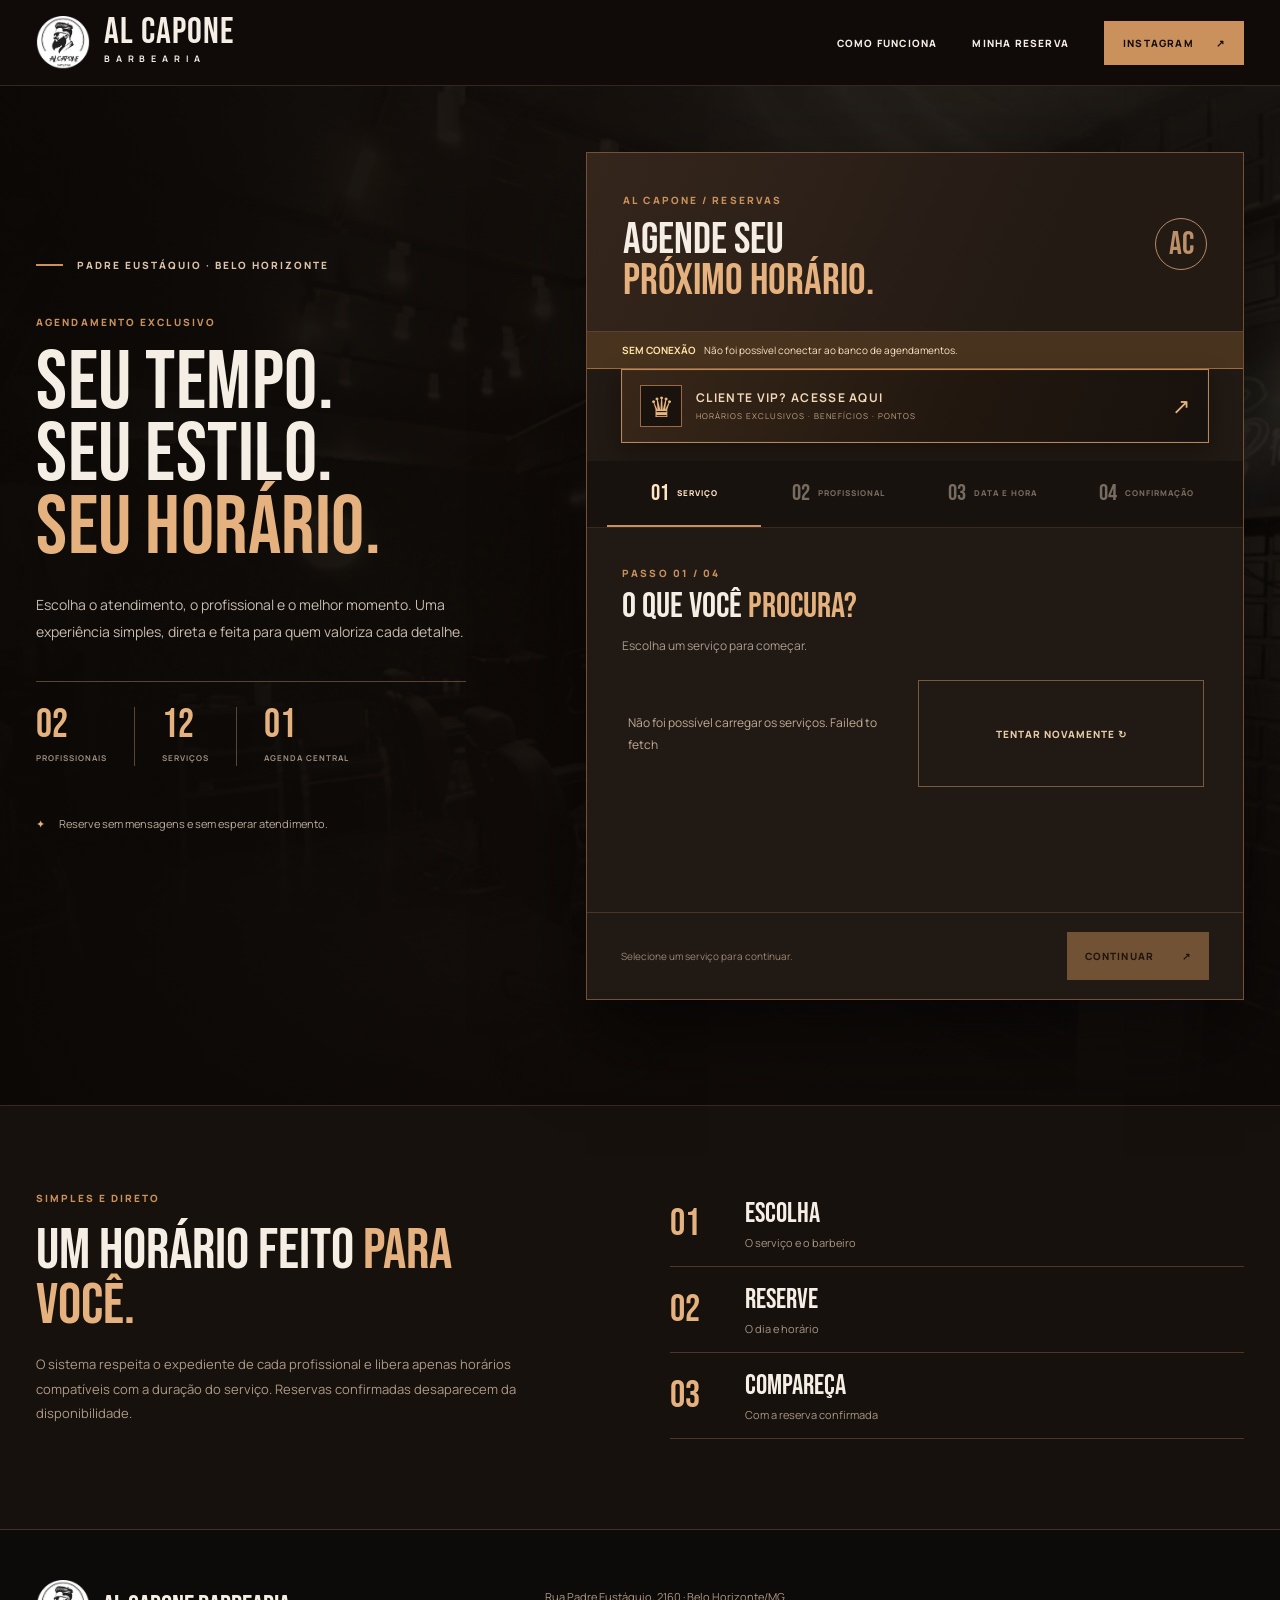
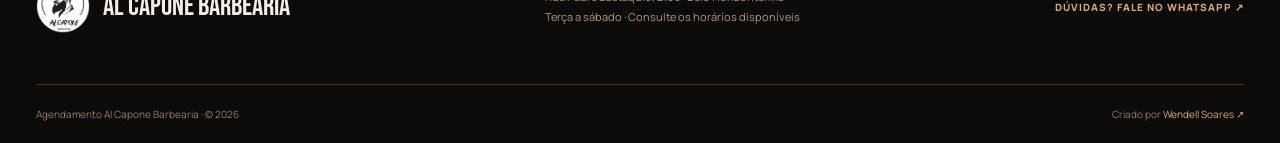
<file: index.html>
<!doctype html>
<html lang="pt-BR">
<head>
  <meta charset="utf-8"><meta name="viewport" content="width=device-width,initial-scale=1">
  <meta name="theme-color" content="#17110d"><meta name="description" content="Agendamento exclusivo da Al Capone Barbearia. Escolha seu serviço, profissional e horário.">
  <title>Agendamento | Al Capone Barbearia</title>
  <link rel="preconnect" href="https://fonts.googleapis.com"><link rel="preconnect" href="https://fonts.gstatic.com" crossorigin>
  <link href="https://fonts.googleapis.com/css2?family=Bebas+Neue&family=Manrope:wght@400;500;600;700;800&display=swap" rel="stylesheet">
  <link rel="stylesheet" href="style.css?v=vip-relacionamento-1">
</head>
<body>
  <header class="topbar">
    <div class="wrap topbar-inner">
      <a href="https://dellsoares.github.io/alcapone/" class="brand" aria-label="Voltar ao site Al Capone"><img src="assets/logo.png" alt="Logo Al Capone" width="58" height="58"><span>AL CAPONE <small>BARBEARIA</small></span></a>
      <nav aria-label="Navegação"><a class="top-link" href="#como-funciona">COMO FUNCIONA</a><a class="top-link" href="minha.html">MINHA RESERVA</a><a class="top-cta" href="https://www.instagram.com/al_capone_barbearia" target="_blank" rel="noopener noreferrer">INSTAGRAM <span>↗</span></a></nav>
    </div>
  </header>
  <main>
    <section class="booking-hero">
      <div class="hero-image" aria-hidden="true"></div><div class="hero-mask" aria-hidden="true"></div>
      <div class="wrap hero-layout">
        <div class="hero-copy">
          <div class="eyebrow"><span></span> PADRE EUSTÁQUIO · BELO HORIZONTE</div>
          <p class="micro">AGENDAMENTO EXCLUSIVO</p>
          <h1>SEU TEMPO.<br>SEU ESTILO.<br><em>SEU HORÁRIO.</em></h1>
          <p class="hero-desc">Escolha o atendimento, o profissional e o melhor momento. Uma experiência simples, direta e feita para quem valoriza cada detalhe.</p>
          <div class="hero-proof"><div><strong>02</strong><span>PROFISSIONAIS</span></div><div><strong>12</strong><span>SERVIÇOS</span></div><div><strong>01</strong><span>AGENDA CENTRAL</span></div></div>
          <div class="hero-note"><i>✦</i> Reserve sem mensagens e sem esperar atendimento.</div>
        </div>
        <div class="booking-shell" id="formulario">
          <div class="shell-header"><div><span class="micro">AL CAPONE / RESERVAS</span><h2>AGENDE SEU<br><em>PRÓXIMO HORÁRIO.</em></h2></div><div class="shell-mark">AC</div></div>
          <div class="demo-banner" id="demoBanner" hidden><strong>SEM CONEXÃO</strong><span>Não foi possível conectar ao banco de agendamentos.</span></div>
          <button id="vipToggle" class="vip-hero-cta" type="button" aria-haspopup="dialog" aria-controls="vipDialog">
            <span class="vip-hero-crown" aria-hidden="true">♛</span>
            <span class="vip-hero-copy"><strong id="vipToggleTitle">CLIENTE VIP? ACESSE AQUI</strong><small id="vipToggleText">HORÁRIOS EXCLUSIVOS · BENEFÍCIOS · PONTOS</small></span>
            <span class="vip-hero-arrow" aria-hidden="true">↗</span>
          </button>
          <dialog id="vipDialog" class="vip-dialog" aria-labelledby="vipDialogTitle">
            <div class="vip-dialog-inner">
              <div class="vip-dialog-heading">
                <div><span class="micro">AL CAPONE EXCLUSIVE</span><h2 id="vipDialogTitle">ÁREA <em>VIP.</em></h2></div>
                <button id="closeVipDialog" class="vip-dialog-close" type="button" aria-label="Fechar acesso VIP">×</button>
              </div>
              <div id="vipAccessPanel" class="vip-access-panel">
                <p>Informe o código individual e o WhatsApp cadastrado para liberar seus benefícios, horários exclusivos e pontuação.</p>
                <div class="vip-entry-grid"><div><label for="vipPhone">WHATSAPP CADASTRADO</label><input id="vipPhone" type="tel" inputmode="tel" autocomplete="tel" maxlength="25" placeholder="(31) 99999-9999"></div><div><label for="vipCode">CÓDIGO VIP</label><input id="vipCode" type="text" maxlength="30" autocapitalize="characters" placeholder="VIP-XXXXXXXX"></div><button id="validateVip" type="button">ACESSAR VIP ↗</button></div>
                <p id="vipMessage" class="vip-message" role="status" aria-live="polite"></p>
                <div id="vipDashboard" class="vip-dashboard" hidden></div>
              </div>
            </div>
          </dialog>
          <ol class="steps" id="steps" aria-label="Etapas da reserva">
            <li class="active" data-step="1"><span>01</span><small>SERVIÇO</small></li>
            <li data-step="2"><span>02</span><small>PROFISSIONAL</small></li>
            <li data-step="3"><span>03</span><small>DATA E HORA</small></li>
            <li data-step="4"><span>04</span><small>CONFIRMAÇÃO</small></li>
          </ol>
          <div class="shell-body">
            <section class="wizard-panel active" data-panel="1">
              <div class="step-heading"><span class="micro">PASSO 01 / 04</span><h3>O QUE VOCÊ <em>PROCURA?</em></h3><p>Escolha um serviço para começar.</p></div>
              <div id="serviceOptions" class="service-options" aria-label="Serviços disponíveis"></div>
            </section>
            <section class="wizard-panel" data-panel="2">
              <div class="step-heading"><span class="micro">PASSO 02 / 04</span><h3>COM QUEM VAMOS <em>CUIDAR DO SEU ESTILO?</em></h3><p>Selecione o profissional que irá atender você.</p></div>
              <div id="proOptions" class="pro-options"></div>
            </section>
            <section class="wizard-panel" data-panel="3">
              <div class="step-heading"><span class="micro">PASSO 03 / 04</span><h3>RESERVE SEU <em>MELHOR MOMENTO.</em></h3><p>Os horários exibidos refletem a agenda atual do profissional.</p></div>
              <div class="calendar-bar"><div><span class="micro">ESCOLHA O DIA</span><strong id="monthTitle">—</strong></div><div class="calendar-arrows"><button id="datePrev" type="button" aria-label="Datas anteriores"><svg viewBox="0 0 24 24" aria-hidden="true"><path d="m15 18-6-6 6-6"/></svg></button><button id="dateNext" type="button" aria-label="Próximas datas"><svg viewBox="0 0 24 24" aria-hidden="true"><path d="m9 18 6-6-6-6"/></svg></button></div></div>
              <div class="days-strip" id="daysStrip" aria-label="Escolha a data"></div>
              <div class="times-heading"><span class="micro">HORÁRIOS DISPONÍVEIS</span><span id="availabilityMeta">—</span></div>
              <div class="slots-area" id="slotArea" aria-live="polite"><div class="empty-note">Escolha uma data para consultar os horários.</div></div>
            </section>
            <section class="wizard-panel" data-panel="4">
              <div class="step-heading"><span class="micro">PASSO 04 / 04</span><h3>FALTA POUCO PARA <em>CONFIRMAR.</em></h3><p>Confira os detalhes e informe seus dados.</p></div>
              <div class="summary" id="summary"></div>
              <form id="bookingForm" novalidate>
                <label for="clientName">SEU NOME <b>*</b></label><input id="clientName" name="name" autocomplete="name" maxlength="100" required placeholder="Como podemos chamar você?">
                <div class="field-grid"><div><label for="clientPhone">WHATSAPP COM DDD <b>*</b></label><input id="clientPhone" name="phone" type="tel" inputmode="tel" autocomplete="tel" maxlength="25" required placeholder="(31) 99999-9999"></div><div><label for="clientEmail">E-MAIL <small>(OPCIONAL)</small></label><input id="clientEmail" name="email" type="email" autocomplete="email" placeholder="voce@exemplo.com" maxlength="150"></div></div>
                <div class="coupon-entry">
                  <label for="clientCouponCode">CUPOM DE DESCONTO <small>(OPCIONAL)</small></label>
                  <div class="coupon-entry-row"><input id="clientCouponCode" type="text" maxlength="30" autocomplete="off" placeholder="Digite seu código"><button id="applyCoupon" type="button">APLICAR</button></div>
                  <p id="couponMessage" class="coupon-message" role="status" aria-live="polite"></p>
                </div>
                <label for="clientNotes">OBSERVAÇÃO <small>(OPCIONAL)</small></label><textarea id="clientNotes" rows="2" maxlength="400" placeholder="Algo que a equipe deva saber antes do atendimento?"></textarea>
                <label class="consent"><input type="checkbox" id="consent"><span>Concordo com o uso dos meus dados para realizar e administrar esta reserva. Dados usados apenas para a finalidade do agendamento. <b>*</b></span></label>
                <p class="form-error" id="formError" role="alert" hidden></p>
              </form>
            </section>
            <section class="wizard-panel" data-panel="5" id="confirmedPanel">
              <div class="confirmed-ornament">✦</div>
              <span class="micro">RESERVA CONFIRMADA</span><h3>HORÁRIO <em>GARANTIDO.</em></h3>
              <p>Seu agendamento foi registrado na agenda da Al Capone.</p>
              <div class="summary" id="confirmationInfo"></div>
              <div class="confirmation-actions">
                <a id="googleCalendarLink" href="#" class="action-primary" target="_blank" rel="noopener noreferrer">ADICIONAR AO GOOGLE AGENDA <span>↗</span></a>
                <button id="downloadCalendar" type="button" class="action-secondary">SALVAR NA AGENDA DO CELULAR (.ICS)</button>
                <a id="whatsappSummary" href="#" class="action-secondary" target="_blank" rel="noopener noreferrer">ENVIAR RESUMO PARA MEU WHATSAPP ↗</a>
                <a id="manageLink" href="minha.html" class="action-secondary">VER / CANCELAR MINHA RESERVA ↗</a>
                <a href="https://dellsoares.github.io/alcapone/" class="action-secondary">VOLTAR AO SITE AL CAPONE ↗</a>
              </div>
              <p class="soft-note">O arquivo de agenda inclui alertas de 1 hora e 30 minutos antes, quando o aplicativo de calendário aceita esses avisos. No Google Agenda, os alertas também respeitam as notificações configuradas na sua conta. No WhatsApp, confira o resumo e toque em enviar.</p>
              <button id="newBooking" type="button" class="action-secondary">FAZER NOVO AGENDAMENTO ↗</button>
            </section>
          </div>
          <div class="shell-footer" id="wizardFooter"><button id="backBtn" type="button" class="back-btn" hidden>← VOLTAR</button><span class="step-hint" id="stepHint">Selecione um serviço para continuar.</span><button type="button" class="next-btn" id="nextBtn" disabled>CONTINUAR <span>↗</span></button></div>
        </div>
      </div>
    </section>
    <section class="how-section" id="como-funciona"><div class="wrap"><div><p class="micro">SIMPLES E DIRETO</p><h2>UM HORÁRIO FEITO <em>PARA VOCÊ.</em></h2><p>O sistema respeita o expediente de cada profissional e libera apenas horários compatíveis com a duração do serviço. Reservas confirmadas desaparecem da disponibilidade.</p></div><div class="how-list"><div><span>01</span><strong>ESCOLHA</strong><small>O serviço e o barbeiro</small></div><div><span>02</span><strong>RESERVE</strong><small>O dia e horário</small></div><div><span>03</span><strong>COMPAREÇA</strong><small>Com a reserva confirmada</small></div></div></div></section>
  </main>
  <footer class="site-footer"><div class="wrap"><div class="footer-main"><div><img src="assets/logo.png" alt="Logo Al Capone" width="54" height="54"><strong>AL CAPONE BARBEARIA</strong></div><p>Rua Padre Eustáquio, 2160 · Belo Horizonte/MG<br>Terça a sábado · Consulte os horários disponíveis</p><a href="https://wa.me/5531982865590" target="_blank" rel="noopener noreferrer">DÚVIDAS? FALE NO WHATSAPP ↗</a></div><div class="footer-small"><span>Agendamento Al Capone Barbearia · © <span id="currentYear">2026</span></span><span>Criado por <a href="https://wendellsoares.jor.br" target="_blank" rel="noopener noreferrer">Wendell Soares ↗</a></span></div></div></footer>
  <script src="app.js?v=vip-relacionamento-1" defer></script>
</body>
</html>
</file>
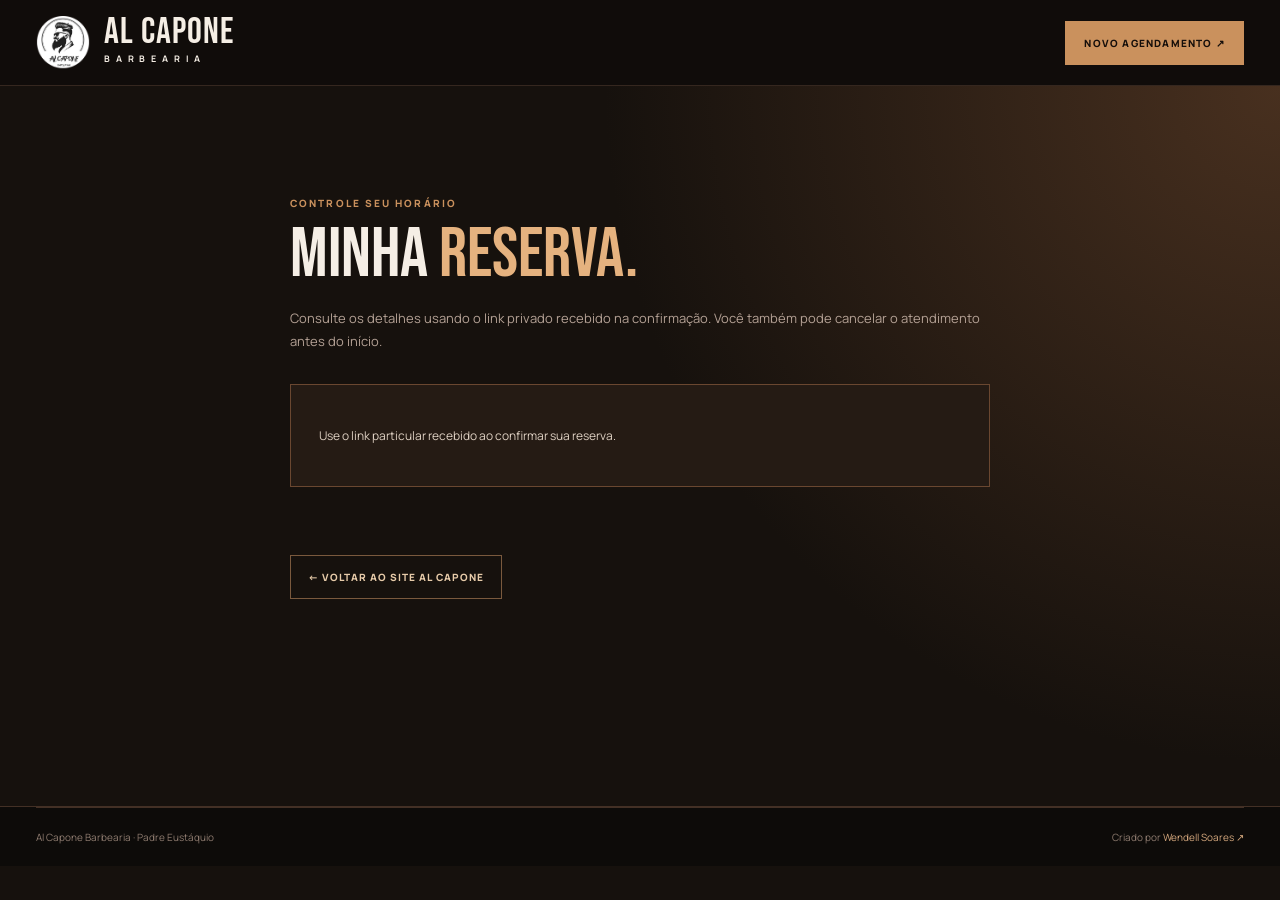
<file: minha.html>
<!doctype html><html lang="pt-BR"><head><meta charset="utf-8"><meta name="viewport" content="width=device-width,initial-scale=1"><title>Minha reserva | Al Capone Barbearia</title><link rel="preconnect" href="https://fonts.googleapis.com"><link href="https://fonts.googleapis.com/css2?family=Bebas+Neue&family=Manrope:wght@400;500;600;700;800&display=swap" rel="stylesheet"><link rel="stylesheet" href="style.css"></head><body>
<header class="topbar"><div class="wrap topbar-inner"><a href="https://dellsoares.github.io/alcapone/" class="brand"><img src="assets/logo.png" alt="Al Capone" width="56" height="56"><span>AL CAPONE <small>BARBEARIA</small></span></a><a href="index.html" class="top-cta">NOVO AGENDAMENTO ↗</a></div></header>
<main class="my-page"><div class="wrap narrow"><p class="micro">CONTROLE SEU HORÁRIO</p><h1>MINHA <em>RESERVA.</em></h1><p>Consulte os detalhes usando o link privado recebido na confirmação. Você também pode cancelar o atendimento antes do início.</p><div class="my-card" id="myCard"><p>Carregando sua reserva...</p></div><p id="myMsg" class="notice"></p><a href="https://dellsoares.github.io/alcapone/" class="action-secondary inline-link">← VOLTAR AO SITE AL CAPONE</a></div></main>
<footer class="site-footer"><div class="wrap footer-small"><span>Al Capone Barbearia · Padre Eustáquio</span><span>Criado por <a href="https://wendellsoares.jor.br" target="_blank" rel="noopener noreferrer">Wendell Soares ↗</a></span></div></footer><script src="minha.js" defer></script></body></html>
</file>
<file: style.css>
:root{--ink:#100d0b;--bg:#16110d;--card:#211913;--card2:#2a211a;--line:#493829;--accent:#ca915d;--accent2:#e5b27f;--light:#f5eee5;--muted:#b9aa9d;--font:'Manrope',Arial,sans-serif;--display:'Bebas Neue',Impact,sans-serif}
*,*::before,*::after{box-sizing:border-box}html{scroll-behavior:smooth}body{margin:0;color:var(--light);background:var(--bg);font-family:var(--font);-webkit-font-smoothing:antialiased}a{color:inherit;text-decoration:none}button,input,select,textarea{font:inherit}button{cursor:pointer}button:disabled{cursor:not-allowed;opacity:.48}img{max-width:100%;display:block}em{font-style:normal;color:var(--accent2)}.wrap{width:min(1260px,calc(100% - 72px));margin:0 auto}.micro{font-size:10px;letter-spacing:2.1px;color:var(--accent);font-weight:800;text-transform:uppercase}.topbar{height:86px;background:#100c0af2;border-bottom:1px solid #35271f;position:relative;z-index:10}.topbar-inner{height:100%;display:flex;align-items:center;justify-content:space-between}.brand{display:flex;align-items:center;gap:14px}.brand img{width:54px;height:54px;object-fit:contain}.brand>span{font:37px/.79 var(--display);letter-spacing:1px}.brand small{display:block;font:700 9px/1.8 var(--font);letter-spacing:5.8px;margin-top:4px}.topbar nav{display:flex;align-items:center;gap:35px}.top-link,.top-cta{font-size:10px;font-weight:800;letter-spacing:1.2px}.top-link:hover{color:var(--accent2)}.top-cta{background:var(--accent);color:#150e0a;padding:15px 19px;display:inline-flex;align-items:center;gap:22px}.top-cta:hover{background:var(--accent2)}
.booking-hero{min-height:800px;position:relative;padding:66px 0 105px;background:#140e0a;isolation:isolate}.hero-image{position:absolute;inset:0;background:url('assets/ambiente.webp') center/cover no-repeat;filter:sepia(.4) saturate(.7) brightness(.52);z-index:-2}.hero-mask{position:absolute;inset:0;background:linear-gradient(90deg,rgba(11,8,6,.96) 0%,rgba(15,10,7,.86) 40%,rgba(13,9,7,.68) 85%),linear-gradient(0deg,#100c0a 0%,transparent 50%);z-index:-1}.hero-layout{display:grid;grid-template-columns:minmax(0,.85fr) minmax(530px,1.15fr);gap:clamp(35px,5vw,90px);align-items:start}.hero-copy{padding-top:106px}.eyebrow{display:flex;align-items:center;gap:14px;color:#dbc3ac;letter-spacing:2px;font-size:10px;font-weight:800}.eyebrow span{background:var(--accent);width:27px;height:2px}.hero-copy>.micro{margin-top:43px}.hero-copy h1{font:400 clamp(73px,6.5vw,106px)/.87 var(--display);letter-spacing:.5px;margin:18px 0 27px}.hero-desc{font-size:14px;line-height:1.95;color:#cabbb0;max-width:430px}.hero-proof{display:flex;gap:0;margin-top:35px;padding-top:25px;border-top:1px solid #594537;max-width:430px}.hero-proof>div{padding-right:27px;margin-right:27px;border-right:1px solid #594537}.hero-proof>div:last-child{border:none;margin-right:0}.hero-proof strong{display:block;font:40px/.92 var(--display);color:var(--accent2)}.hero-proof span{font-size:8px;letter-spacing:1px;font-weight:700;color:#9f8e81}.hero-note{margin-top:50px;font-size:11px;color:#bdac9f}.hero-note i{color:var(--accent2);font-style:normal;margin-right:12px}
.booking-shell{background:#211913;border:1px solid #765035;box-shadow:0 35px 80px #0008;min-height:660px;max-width:720px;width:100%;justify-self:end}.shell-header{padding:34px 36px 29px;display:flex;align-items:center;justify-content:space-between;gap:20px;background:linear-gradient(115deg,#35261c,#231a14 70%);border-bottom:1px solid #5b4131}.shell-header h2{font:44px/.94 var(--display);margin:10px 0 0}.shell-mark{width:52px;height:52px;border-radius:50%;border:1px solid #b58a65;color:#bc9069;font:32px/52px var(--display);text-align:center;flex-shrink:0}.steps{list-style:none;display:grid;grid-template-columns:repeat(4,minmax(0,1fr));margin:0;padding:0 20px;background:#17120e;border-bottom:1px solid #38291e}.steps li{padding:18px 8px;display:flex;align-items:center;justify-content:center;gap:8px;border-bottom:2px solid transparent;color:#786b60}.steps li.active{border-color:var(--accent);color:#ffe4c4}.steps li.done{color:#b7a691}.steps li>span{font:23px var(--display)}.steps li small{font-size:8px;font-weight:800;letter-spacing:1px}.shell-body{padding:32px 35px 23px;min-height:384px}.wizard-panel{display:none}.wizard-panel.active{display:block;animation:fadeSlide .26s ease both}@keyframes fadeSlide{from{opacity:0;transform:translateY(7px)}to{opacity:1;transform:translateY(0)}}.step-heading{margin-bottom:22px}.step-heading h3{font:400 35px/1 var(--display);margin:7px 0}.step-heading>p{font-size:12px;color:#ad9c8f;line-height:1.7}.service-options{display:grid;grid-template-columns:1fr 1fr;gap:10px;max-height:380px;overflow:auto;scrollbar-color:#715038 transparent;padding:2px 4px 3px 0}.choice{border:1px solid #493629;background:#2c2119;padding:15px 14px;color:#f1e6da;display:flex;flex-direction:column;gap:12px;text-align:left;min-height:106px;justify-content:space-between;transition:.2s;position:relative}.choice:hover,.choice.selected{background:#3a291d;border-color:var(--accent)}.choice.selected::after{content:'✓';color:#f5d0a1;position:absolute;top:7px;right:9px;font-weight:900;font-size:14px}.choice.is-visagista{border-color:#9d7049;background:linear-gradient(130deg,#50331e,#2b2119)}.choice-tag{display:block;color:var(--accent2);font-size:8px;letter-spacing:1.1px;font-weight:800}.choice strong{font:24px/1.03 var(--display);max-width:94%;letter-spacing:.15px}.choice-foot{display:flex;justify-content:space-between;align-items:center;gap:5px}.choice-foot small{font-size:10px;color:#a9998b}.choice-foot b{font-size:12px;color:var(--accent2)}.pro-options{display:grid;grid-template-columns:1fr 1fr;gap:15px}.pro-choice{display:block;text-align:left;background:#281d16;border:1px solid #503a2a;position:relative;padding:0 0 18px;transition:.2s}.pro-choice:hover,.pro-choice.selected{border-color:var(--accent);transform:translateY(-2px)}.pro-choice.selected::after{content:'✓';position:absolute;top:12px;right:13px;width:29px;height:29px;border-radius:50%;color:#1c110b;background:var(--accent2);display:grid;place-items:center;font-weight:800}.pro-choice img{height:240px;width:100%;object-fit:cover;object-position:center 35%;filter:sepia(.28) saturate(.76) contrast(1.05)}.pro-choice>span{padding:15px 16px 0;display:block}.pro-choice small{display:block;color:#bca08b;letter-spacing:1.2px;font-size:9px;font-weight:800;margin-bottom:4px}.pro-choice strong{font:34px/.95 var(--display)}
.calendar-bar{display:flex;justify-content:space-between;align-items:center;gap:10px;margin:18px 0 13px}.calendar-bar strong{display:block;font:27px var(--display);text-transform:uppercase;margin-top:4px}.calendar-arrows{display:flex;gap:8px}.calendar-arrows button{height:34px;width:36px;background:#2b211a;border:1px solid #775034;color:#eab986;font-size:17px}.days-strip{display:grid;grid-template-columns:repeat(7,minmax(0,1fr));gap:6px}.day-pill{display:flex;flex-direction:column;align-items:center;justify-content:center;min-height:74px;gap:2px;background:#2c221a;border:1px solid #4c382a;color:#e9ded3}.day-pill small{font-size:9px;color:#b4a393;font-weight:800}.day-pill strong{font:30px/.98 var(--display)}.day-pill.selected{border-color:var(--accent);background:#6b462c}.day-pill.selected small{color:#fae2c9}.day-pill:disabled{opacity:.3}.times-heading{display:flex;justify-content:space-between;gap:10px;align-items:center;margin-top:26px;padding-bottom:11px;border-bottom:1px solid #443225}.times-heading>span:last-child{font-size:10px;color:#b9a695}.slots-area{min-height:155px;max-height:242px;overflow:auto;padding:12px 2px 0}.period-label{font-size:9px;letter-spacing:1.4px;color:#b99675;font-weight:800;margin:7px 0 9px}.time-buttons{display:grid;grid-template-columns:repeat(5,minmax(0,1fr));gap:8px;margin-bottom:17px}.time-slot{border:1px solid #624830;background:#2b2119;color:#f0dfcf;padding:9px 2px;font-size:12px;font-weight:700}.time-slot:hover,.time-slot.selected{border-color:var(--accent);background:#7a4d2a;color:#fff}.empty-note{font-size:12px;color:#c2aa95;line-height:1.8;padding:20px 6px}.shell-footer{border-top:1px solid #4a3526;padding:19px 34px;display:flex;align-items:center;gap:13px;justify-content:space-between}.next-btn,.action-primary{border:0;background:var(--accent);color:#201209;padding:15px 18px;font-size:10px;font-weight:800;letter-spacing:1.1px;min-height:48px;display:inline-flex;align-items:center;justify-content:space-between;gap:28px;white-space:nowrap}.next-btn:not(:disabled):hover,.action-primary:hover{background:var(--accent2)}.back-btn,.action-secondary{background:transparent;border:1px solid #7a593d;color:#e7cba9;padding:14px 17px;font-size:10px;font-weight:800;letter-spacing:1px}.back-btn:hover,.action-secondary:hover{background:#35261a}.step-hint{color:#998779;font-size:10px;line-height:1.4;flex:1}.demo-banner{padding:11px 35px;background:#48331e;border-bottom:1px solid #9f6b39;font-size:10px;color:#ffe3c4}.demo-banner strong{margin-right:8px;color:#ffe2a6}.summary{background:#2c221a;border:1px solid #654831;margin:15px 0 21px;padding:19px 20px}.summary-row{display:flex;align-items:start;justify-content:space-between;gap:20px;margin:8px 0;font-size:11px}.summary-row span{color:#a99582}.summary-row strong{text-align:right;color:#f1e8de}.summary-total{border-top:1px solid #675038;padding-top:15px;margin-top:15px}.summary-total strong{font:29px var(--display);color:var(--accent2)}#bookingForm label{display:block;font-size:9px;font-weight:800;letter-spacing:1.1px;color:#e0cebf;margin:16px 0 7px}#bookingForm label b{color:var(--accent)}#bookingForm label small{color:#9b8e81;font-size:8px}#bookingForm input:not([type=checkbox]),#bookingForm textarea{width:100%;border:1px solid #634a34;background:#17120e;color:#fff;padding:13px;font-size:12px;outline-color:var(--accent);border-radius:0}#bookingForm input::placeholder,#bookingForm textarea::placeholder{color:#817064}.field-grid{display:grid;grid-template-columns:1fr 1fr;gap:13px}.coupon-entry{margin-top:15px;padding:13px;background:#2b2119;border:1px solid #5c422f}.coupon-entry>label{margin-top:0!important}.coupon-entry-row{display:grid;grid-template-columns:minmax(0,1fr) auto;gap:8px}.coupon-entry-row button{min-width:100px;border:1px solid var(--accent);background:var(--accent);color:#1b110a;padding:10px 14px;font-size:10px;font-weight:900;letter-spacing:.8px}.coupon-entry-row button:hover{background:var(--accent2)}.coupon-entry-row button:disabled{opacity:.55;cursor:wait}.coupon-message{min-height:0;margin:8px 0 0;color:#c6aa8f;font-size:10px;line-height:1.5}.coupon-message.success{color:#c6d2a8}.coupon-message.error{color:#f0a58f}#bookingForm .consent{display:flex;gap:12px;align-items:start;margin-top:22px;text-transform:none;letter-spacing:0;font-size:10px;line-height:1.6;font-weight:500;color:#bba99c}#bookingForm .consent input{accent-color:#c99162;margin-top:2px;width:18px;height:18px;flex:0 0 18px}.form-error{color:#ffd3a0;background:#6d2d1d;border-left:3px solid #e9986e;padding:10px 14px;font-size:11px}.confirmed-ornament{font-size:55px;color:var(--accent);margin-bottom:3px}.wizard-panel[data-panel="5"]{text-align:center;padding:10px 0 0}.wizard-panel[data-panel="5"] h3{font:58px/.9 var(--display);margin:12px 0}.wizard-panel[data-panel="5"]>p{font-size:13px;color:#c1ad9b;line-height:1.7}.wizard-panel[data-panel="5"] .summary{text-align:left}.wizard-panel[data-panel="5"] .action-primary{width:100%}.soft-note{font-size:10px!important;color:#927e6f!important}.wizard-panel[data-panel="5"] .action-secondary{margin-top:15px;width:100%}
.how-section{background:#17110d;padding:75px 0 90px;border-top:1px solid #37291e}.how-section>.wrap{display:grid;grid-template-columns:1fr 1fr;gap:60px}.how-section h2{font:58px/.96 var(--display);max-width:500px;margin:18px 0}.how-section p:not(.micro){color:#ad9a88;line-height:1.9;font-size:13px;max-width:510px}.how-list{display:grid;gap:0}.how-list>div{border-bottom:1px solid #4c3829;display:grid;grid-template-columns:55px 1fr;column-gap:20px;align-items:center;padding:13px 0}.how-list>div span{color:var(--accent2);font:38px var(--display);grid-row:1/3}.how-list>div strong{font:28px var(--display)}.how-list>div small{font-size:11px;color:#a99685}.site-footer{background:#0d0b09;border-top:1px solid #433025}.footer-main{padding:46px 0;display:flex;align-items:center;justify-content:space-between;gap:35px}.footer-main>div{display:flex;align-items:center;gap:13px}.footer-main strong{font:28px var(--display)}.footer-main p{font-size:11px;line-height:1.8;color:#af9886}.footer-main a{font-size:10px;letter-spacing:1px;color:#d3a77f;font-weight:800}.footer-small{border-top:1px solid #433025;display:flex;justify-content:space-between;padding:22px 0;color:#8f7c70;font-size:10px}.footer-small a{color:#d6a97e}
.my-page,.admin-page{min-height:80svh;padding:100px 0 95px;background:radial-gradient(circle at 100% 0%,#48301f 0%,transparent 46%),#16110d}.narrow{max-width:700px}.my-page h1,.admin-page h1{font:70px/.9 var(--display);margin:14px 0 20px}.my-page .narrow>p:not(.micro){font-size:13px;line-height:1.8;color:#b4a195}.my-card,.admin-card{background:#251b14;border:1px solid #6a4730;padding:28px;margin:30px 0;color:#ded0c2}.my-card p{font-size:12px;line-height:1.8}.my-card button{margin-top:14px}.my-page .inline-link{display:inline-block;margin-top:5px}.notice{color:#d9ad7f;font-size:12px;min-height:20px}
.admin-page{padding-top:55px}.admin-page h1{font-size:63px}.admin-heading{display:flex;justify-content:space-between;align-items:center;gap:20px}.admin-heading button{padding:12px 18px;background:transparent;border:1px solid #77583e;color:#eed1b6;font-size:10px;font-weight:800}.admin-login{max-width:540px}.admin-login input,.admin-card input,.admin-card select{width:100%;background:#17110d;border:1px solid #664b35;padding:12px;color:white;font:12px var(--font)}.admin-login label,.admin-card label{display:block;color:#dfcdb9;font-size:10px;font-weight:800;margin:12px 0 6px}.admin-login button{margin-top:17px}.admin-tabs{display:flex;gap:7px;flex-wrap:wrap;margin-top:28px}.admin-tabs button{background:#2d2119;border:1px solid #644a32;color:#eedbc8;font-size:10px;font-weight:800;letter-spacing:1px;padding:14px 18px}.admin-tabs button.active{color:#160f0a;background:var(--accent);border-color:var(--accent)}.admin-section{display:none}.admin-section.active{display:block}.admin-tools{display:flex;gap:10px;align-items:end;flex-wrap:wrap;margin-bottom:14px}.admin-tools>div{min-width:160px;flex:1}.admin-tools button,.admin-card button.mini{padding:11px 14px;border:1px solid #8a603e;background:#382619;color:#e7c5a4;font-size:10px;font-weight:800}.admin-tools button:hover,.admin-card button.mini:hover{background:#684329}.admin-table{width:100%;border-collapse:collapse;font-size:11px;min-width:660px}.admin-table th{text-align:left;color:#b88e69;letter-spacing:.7px;padding:12px 9px;background:#17110d}.admin-table td{border-top:1px solid #4c3929;padding:12px 9px;color:#e7dbce;vertical-align:middle}.admin-table td button{background:#3a291d;border:1px solid #6a4b31;color:#e6c5a0;padding:7px 8px;font-size:10px;white-space:nowrap}.scroll-table{overflow-x:auto}.status-chip{display:inline-block;border:1px solid #856243;padding:5px 8px;color:#dcb185;font-size:9px}.status-chip.is-cancelado{opacity:.55}.status-chip.is-concluido{border-color:#5c6e49;color:#b9c497}.admin-mini-grid{display:grid;grid-template-columns:repeat(2,minmax(0,1fr));gap:15px}.admin-mini-grid>div{min-width:0}.admin-card h2{font:35px var(--display);margin:0 0 10px}.admin-card p{font-size:12px;color:#bda996}.admin-hours-row{display:grid;grid-template-columns:95px 1fr 1fr 1fr;align-items:center;gap:10px;margin:9px 0}.admin-hours-row input[type=checkbox]{width:20px;height:20px;accent-color:#cb9366}.admin-hours-row span{font-size:11px}.admin-service-edit{display:grid;grid-template-columns:2fr 80px 110px auto;gap:12px;align-items:end;margin-bottom:10px;border-bottom:1px solid #4b3628;padding-bottom:13px}.admin-service-edit input[type=checkbox]{width:16px;height:16px;accent-color:var(--accent)}.admin-service-edit label{margin:0 0 6px}.admin-service-edit button{align-self:end}.admin-message{font-size:12px;color:#f2c18d;margin:14px 0;min-height:18px}
@media(max-width:1100px){.wrap{width:calc(100% - 50px)}.hero-layout{grid-template-columns:minmax(0,.8fr) minmax(490px,1.2fr);gap:24px}.hero-copy h1{font-size:82px}.hero-proof>div{padding-right:16px;margin-right:15px}.shell-body{padding:25px}.shell-header{padding:27px}.shell-footer{padding:18px 25px}}
@media(max-width:940px){.hero-layout{grid-template-columns:1fr;gap:40px}.hero-copy{padding-top:20px}.hero-copy h1{font-size:clamp(70px,11vw,106px)}.hero-desc{max-width:590px}.booking-shell{max-width:780px;justify-self:stretch}.booking-hero{padding-top:50px}.hero-proof{margin-top:25px}.hero-note{margin-top:24px}.how-section>.wrap{grid-template-columns:1fr;gap:10px}.topbar nav{gap:18px}}
@media(max-width:620px){.wrap{width:calc(100% - 30px)}.topbar{height:72px}.brand img{height:43px;width:43px}.brand>span{font-size:27px}.brand small{font-size:7px;letter-spacing:4.5px}.topbar nav .top-link{display:none}.top-cta{font-size:9px;padding:11px 9px}.booking-hero{padding:35px 0 64px}.hero-copy h1{font-size:clamp(67px,15vw,90px);margin:14px 0 18px}.hero-copy>.micro{margin-top:28px}.hero-desc{font-size:13px}.hero-proof strong{font-size:30px}.hero-proof>div{padding-right:9px;margin-right:9px}.hero-proof span{font-size:7px}.hero-note{font-size:10px}.shell-header{padding:23px 17px}.shell-header h2{font-size:37px}.shell-mark{height:42px;width:42px;line-height:42px;font-size:24px}.steps{padding:0 4px}.steps li{padding:14px 1px;display:flex;flex-direction:column;gap:1px}.steps li>span{font-size:21px}.steps li small{font-size:7px}.shell-body{padding:24px 16px 18px}.step-heading h3{font-size:33px}.choice{padding:12px;min-height:110px}.choice strong{font-size:20px}.choice-foot b{font-size:11px}.choice-foot small{font-size:9px}.pro-options{gap:9px}.pro-choice img{height:210px}.pro-choice>span{padding:12px 10px 0}.pro-choice strong{font-size:26px}.days-strip{gap:4px}.day-pill{min-height:67px}.day-pill strong{font-size:24px}.day-pill small{font-size:8px}.time-buttons{grid-template-columns:repeat(4,minmax(0,1fr))}.shell-footer{padding:16px;gap:6px;flex-wrap:wrap}.step-hint{font-size:9px;flex:1 1 100%;order:3}.next-btn,.action-primary{padding:13px 14px;font-size:10px}.back-btn{font-size:9px}.field-grid{grid-template-columns:1fr}.footer-main{flex-direction:column;align-items:flex-start;padding:28px 0}.footer-small{flex-direction:column;gap:10px}.how-section{padding:55px 0}.how-section h2{font-size:47px}.summary-row{font-size:10px}.my-page,.admin-page{padding-top:60px}.my-page h1,.admin-page h1{font-size:55px}.admin-mini-grid{grid-template-columns:1fr}.admin-service-edit{grid-template-columns:1fr 1fr}.admin-hours-row{grid-template-columns:50px 1fr 1fr 1fr}.admin-card{padding:18px}}
@media(prefers-reduced-motion:reduce){*,*::before,*::after{animation:none!important;scroll-behavior:auto!important;transition:none!important}}


/* Refinamento visual Al Capone — nomes, navegação e confirmação */
.pro-choice{color:var(--light);-webkit-appearance:none;appearance:none;font-family:var(--font)}
.pro-choice strong{display:block;color:#f5eee5!important;font:34px/.95 var(--display);letter-spacing:.02em}
.pro-choice small{color:#c8a98d!important}
.pro-choice:focus-visible{outline:2px solid var(--accent2);outline-offset:3px}
.calendar-arrows{gap:9px}
.calendar-arrows button{height:42px;width:42px;display:grid;place-items:center;border:1px solid #76543a;border-radius:2px;background:linear-gradient(145deg,#33251b,#211811);color:#e5b27f;transition:background .18s ease,border-color .18s ease,transform .18s ease}
.calendar-arrows button svg{width:17px;height:17px;fill:none;stroke:currentColor;stroke-width:2.7;stroke-linecap:round;stroke-linejoin:round}
.calendar-arrows button:hover:not(:disabled){background:#6b462c;border-color:#d09a69;transform:translateY(-1px)}
.calendar-arrows button:focus-visible{outline:2px solid #e5b27f;outline-offset:3px}
.calendar-arrows button:disabled{opacity:.28}
.confirmation-actions{display:grid;gap:9px;margin:18px 0 12px}
.confirmation-actions .action-primary,.confirmation-actions .action-secondary{width:100%;min-height:48px;justify-content:center;text-align:center;line-height:1.4}
.confirmation-actions .action-secondary{display:flex;align-items:center;justify-content:center}
.wizard-panel[data-panel="5"] .soft-note{max-width:560px;margin:13px auto 17px;line-height:1.7}
@media(max-width:620px){
  .pro-choice strong{font-size:25px}
  .calendar-arrows{gap:7px}
  .calendar-arrows button{width:40px;height:40px}
  .confirmation-actions{gap:8px}
  .confirmation-actions .action-primary,.confirmation-actions .action-secondary{min-height:46px;padding:12px 10px;font-size:9px;letter-spacing:.7px}
}


/* Área de acesso VIP */
.vip-access{margin:0 34px 18px;border:1px solid #765437;background:linear-gradient(115deg,#2c2118,#1b140f)}
.vip-toggle{width:100%;display:flex;justify-content:space-between;align-items:center;gap:15px;padding:15px 18px;background:transparent;border:0;color:#efd7bd;text-align:left;cursor:pointer}
.vip-toggle span{display:grid;gap:4px}.vip-toggle strong{font-size:11px;letter-spacing:1.2px}.vip-toggle small{font-size:8px;letter-spacing:1px;color:#b79a7d}.vip-toggle b{font:26px var(--display);color:var(--accent2)}
.vip-access-panel{padding:0 18px 17px;border-top:1px solid #4e3828}.vip-access-panel>p{font-size:10px;line-height:1.6;color:#c5ae98;margin:12px 0}
.vip-entry-grid{display:grid;grid-template-columns:1fr 1fr auto;gap:10px;align-items:end}.vip-entry-grid label{display:block;font-size:8px;letter-spacing:1px;font-weight:800;color:#d9c5b1;margin-bottom:6px}.vip-entry-grid input{width:100%;min-height:43px;padding:11px 12px;background:#17110d;border:1px solid #634a34;color:#fff;font:12px var(--font);border-radius:0}.vip-entry-grid button{min-height:43px;padding:11px 14px;border:1px solid var(--accent);background:var(--accent);color:#1b110a;font-size:9px;font-weight:900;letter-spacing:.7px;white-space:nowrap}.vip-message{min-height:0;margin:8px 0 0;color:#d9b78f;font-size:10px;line-height:1.5}.vip-message.success{color:#c9d7ad}.vip-message.error{color:#f0a58f}.vip-dashboard{margin-top:12px;padding:14px;background:#17110d;border:1px solid #60452f}.vip-dashboard-head{display:flex;justify-content:space-between;align-items:center;gap:12px;flex-wrap:wrap}.vip-dashboard-head strong{font:25px var(--display);color:var(--accent2)}.vip-dashboard-head span{font-size:9px;color:#c6ad93;letter-spacing:.8px}.vip-logout{border:1px solid #725037;background:transparent;color:#c9a37e;padding:7px 9px;font-size:8px;font-weight:800;letter-spacing:.6px}.vip-metrics{display:grid;grid-template-columns:repeat(3,1fr);gap:8px;margin:12px 0}.vip-metric{padding:10px;background:#2a1f17;border:1px solid #4c3627}.vip-metric strong{display:block;font:24px var(--display);color:#e8bd8e}.vip-metric small{display:block;font-size:8px;color:#b8a18a;letter-spacing:.6px}.vip-offer-list,.vip-reward-list{display:grid;gap:8px;margin-top:10px}.vip-offer,.vip-reward{padding:10px;border:1px solid #4c3627;background:#241a13}.vip-offer strong,.vip-reward strong{display:block;color:#f0d9bf;font-size:10px}.vip-offer p,.vip-reward p{font-size:9px;color:#b9a18a;line-height:1.5;margin:5px 0}.vip-reward{display:flex;justify-content:space-between;align-items:center;gap:10px}.vip-reward button{border:1px solid #8a603e;background:#382619;color:#e7c5a4;padding:8px 10px;font-size:8px;font-weight:800;white-space:nowrap}.vip-reward button:disabled{opacity:.45;cursor:not-allowed}
@media(max-width:700px){.vip-access{margin:0 14px 15px}.vip-entry-grid{grid-template-columns:1fr}.vip-entry-grid button{width:100%}.vip-metrics{grid-template-columns:repeat(3,minmax(0,1fr))}.vip-metric{padding:8px 6px}.vip-metric strong{font-size:21px}.vip-toggle{padding:13px 14px}.vip-access-panel{padding:0 13px 14px}}

.vip-slot-tag{display:block;margin-top:2px;font-size:7px;line-height:1;color:#e8bd8e;font-weight:900;letter-spacing:.7px}

/* Acesso VIP em destaque na capa + modal exclusivo */
.vip-hero-cta{width:calc(100% - 68px);margin:0 34px 18px;display:flex;align-items:center;gap:14px;padding:15px 18px;border:1px solid #b98757;background:linear-gradient(112deg,#382719 0%,#21170f 58%,#17110d 100%);color:#f2dfc9;text-align:left;cursor:pointer;box-shadow:inset 0 0 0 1px #ffffff08,0 8px 24px #0005;transition:transform .18s ease,border-color .18s ease,background .18s ease}
.vip-hero-cta:hover{transform:translateY(-2px);border-color:#e2b27e;background:linear-gradient(112deg,#51351f 0%,#2a1d13 58%,#17110d 100%)}
.vip-hero-cta:focus-visible{outline:2px solid #e5b27f;outline-offset:3px}
.vip-hero-crown{width:42px;height:42px;flex:0 0 42px;display:grid;place-items:center;border:1px solid #9a6b42;background:#1a120d;color:#e7b77f;font-size:28px;line-height:1}
.vip-hero-copy{display:grid;gap:4px;flex:1;min-width:0}.vip-hero-copy strong{font-size:12px;letter-spacing:1.3px;color:#f2d7b8}.vip-hero-copy small{font-size:8px;letter-spacing:1px;color:#c3a486;line-height:1.5}.vip-hero-arrow{font-size:22px;color:#e5b27f}
.vip-hero-cta.is-active{border-color:#d9b37e;background:linear-gradient(112deg,#4b3821,#21170f)}
.vip-dialog{width:min(640px,calc(100% - 28px));max-width:640px;max-height:min(88vh,850px);overflow:auto;padding:0;border:1px solid #a9794e;background:linear-gradient(145deg,#2b2018,#17110d 75%);color:#f0e3d5;box-shadow:0 24px 90px #000c}
.vip-dialog::backdrop{background:#080604d9;backdrop-filter:blur(5px)}
.vip-dialog-inner{padding:clamp(20px,4vw,32px)}
.vip-dialog-heading{display:flex;align-items:flex-start;justify-content:space-between;gap:18px;padding-bottom:17px;border-bottom:1px solid #5a402d}
.vip-dialog-heading h2{font:42px/.95 var(--display);margin:7px 0 0;color:#f5e8da}.vip-dialog-heading h2 em{color:#d6a477;font-style:normal}
.vip-dialog-close{width:38px;height:38px;border:1px solid #785437;background:#1b130e;color:#e6bd94;font-size:27px;line-height:1;cursor:pointer}
.vip-dialog .vip-access-panel{padding:0;border:0}.vip-dialog .vip-access-panel>p{font-size:11px;line-height:1.7;margin:15px 0;color:#cdb8a2}
.vip-dialog .vip-entry-grid{grid-template-columns:1fr 1fr;gap:12px}.vip-dialog .vip-entry-grid button{grid-column:1/-1;min-height:48px;font-size:10px}
.vip-dialog .vip-entry-grid input{min-height:47px;font-size:13px}
.vip-dialog .vip-dashboard{margin-top:16px}
@media(max-width:700px){.vip-hero-cta{width:calc(100% - 28px);margin:0 14px 15px;padding:13px 14px;gap:10px}.vip-hero-crown{width:38px;height:38px;flex-basis:38px;font-size:25px}.vip-hero-copy strong{font-size:10px}.vip-hero-copy small{font-size:7px}.vip-dialog{width:calc(100% - 20px);max-height:90vh}.vip-dialog-inner{padding:19px 16px}.vip-dialog-heading h2{font-size:36px}.vip-dialog .vip-entry-grid{grid-template-columns:1fr}}
</file>
